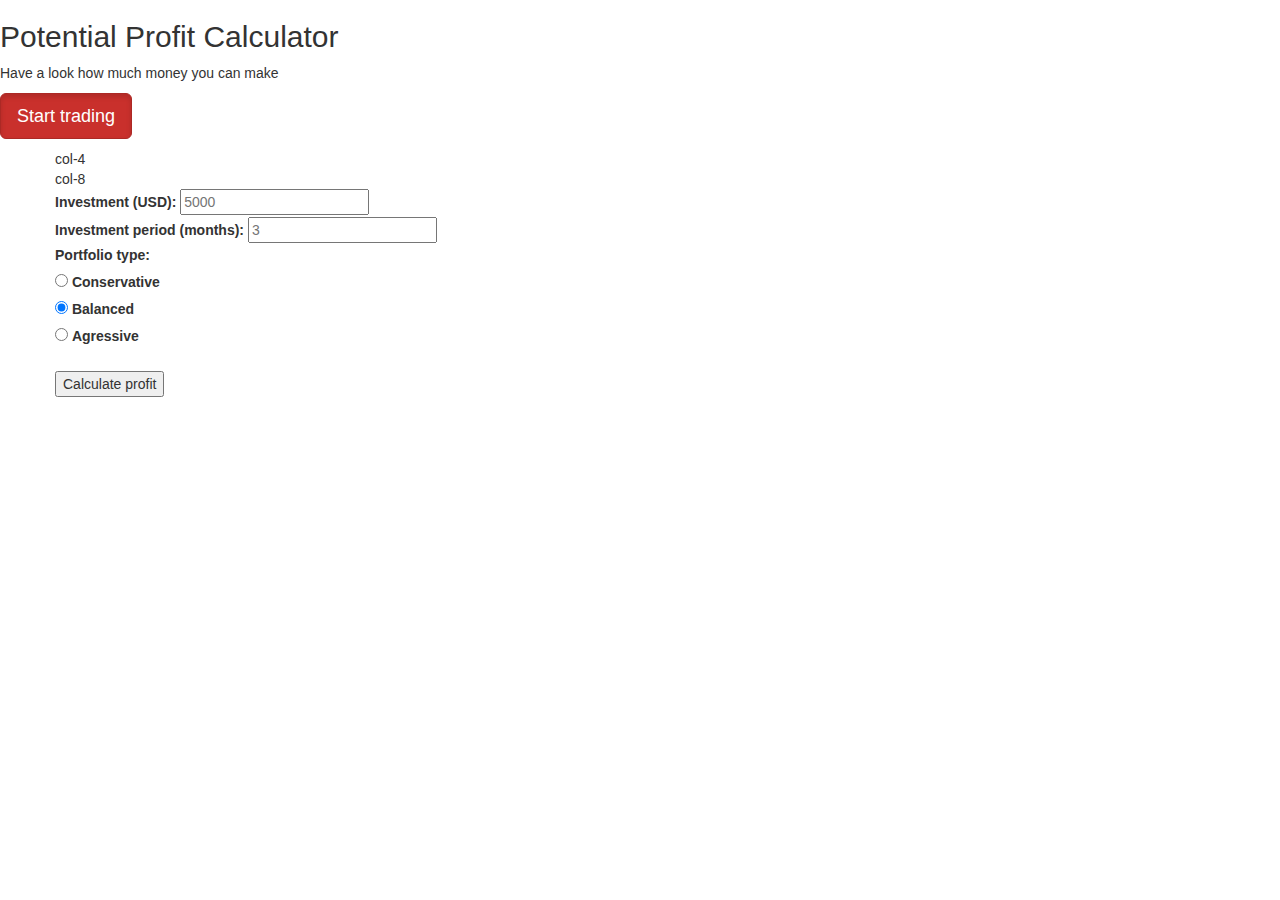
<file: index.html>
<!DOCTYPE html>
<html>
<head>

	<meta http-equiv="X-UA-Compatible" content="IE=edge">
	<meta name="viewport" content="width=device-width, initial-scale=1">

	<meta property="og:title" content="Potential Profit Calculator" />
  	<meta property="og:type" content="article" />
	<meta property="og:url" content="http://lp.digitalmagicteam.com/le-wagon/tests/ubet/" />
	<meta property="og:image" content="images/pexels-photo-159888_1.jpeg" />
	<meta property="og:description" content="Profit Calculator" />

	<title>Potential Profit Calculator</title>

	<link rel="stylesheet" type="text/css" href="style.css">
	<link rel="stylesheet" href="https://maxcdn.bootstrapcdn.com/bootstrap/3.2.0/css/bootstrap.min.css">
	<link href="https://fonts.googleapis.com/css?family=Open+Sans:400,700,700i" rel="stylesheet">
	<link rel="stylesheet" href="https://use.fontawesome.com/releases/v5.5.0/css/all.css">

</head>


<body>

<div class="banner-how">
	<h2 class="header2">Potential Profit Calculator</h2>
	<p class="subheader">Have a look how much money you can make</p>
	<p><a href="#form" class="btn btn-danger btn-lg active" role="button" aria-pressed="true">Start trading</a>
</div>


<div class="container">

<div class="row">
  <div class="col-4">col-4</div>
  <div class="col-8">col-8</div>
  
</div>



<div class="row">

<label for="investment">Investment (USD):</label>
<input type="number" id="investment" name="investment" required placeholder="5000" step="1000"><br>



<label for="period">Investment period (months):</label>
<input type="number" id="period" name="period" required placeholder="3" step="1"><br>



<label for="portfolio">Portfolio type:</label>

<div>
  <input type="radio" id="conservative" name="portfolio" value="conservative">
  <label for="conservative">Conservative</label>
</div>

<div>
  <input type="radio" id="balanced" name="portfolio" value="balanced" checked="yes">
  <label for="balanced">Balanced</label>
</div>

<div>
  <input type="radio" id="agressive" name="portfolio" value="agressive">
  <label for="agressive">Agressive</label><br><br>
</div>

<button onclick="calcMath()" class="favorite styled" type="button">Calculate profit</button>

</div>

<div id="result"></div>

</div>








<script type="text/javascript" src="script.js"></script>

</body>
</html>
</file>
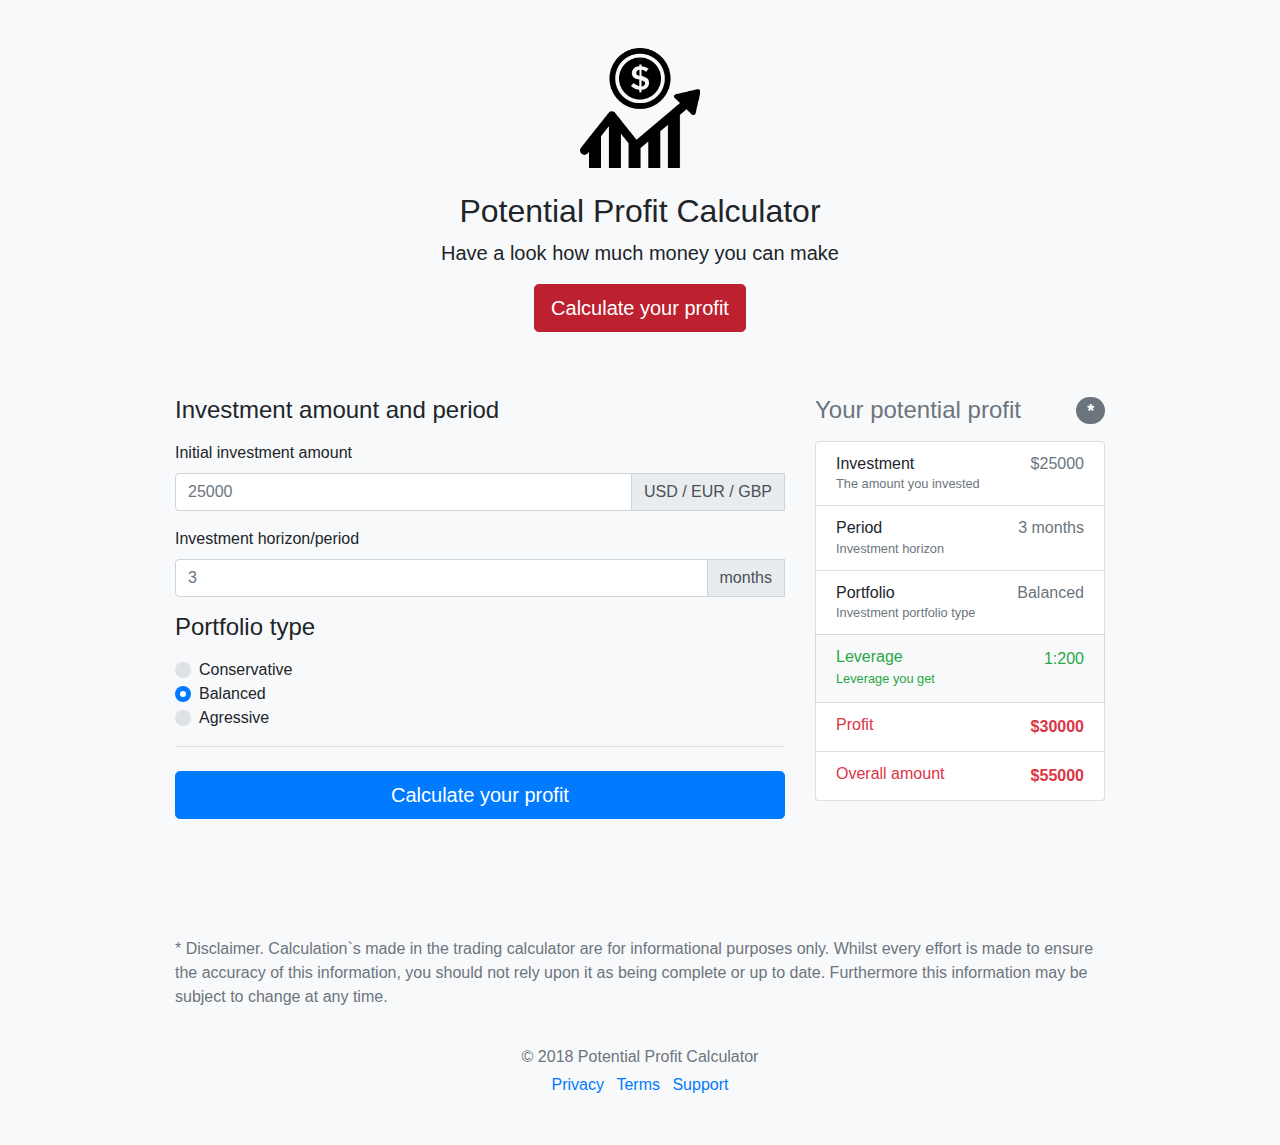
<file: index2.html>
<!doctype html>
<html lang="en">
  <head>
    <meta charset="utf-8">
    <meta name="viewport" content="width=device-width, initial-scale=1, shrink-to-fit=no">
    <meta name="description" content="">
    <meta name="author" content="">
    <link rel="icon" href="images/money_calc_icon.jpg">

    <meta property="og:title" content="Potential Profit Calculator" />
    <meta property="og:type" content="article" />
    <meta property="og:url" content="http://lp.digitalmagicteam.com/profit-calculator/" />
    <meta property="og:image" content="images/pexels-photo-159888_1.jpeg" />
    <meta property="og:description" content="Have a look how much money you can make" />

    <title>Potential Profit Calculator</title>

    <!-- Bootstrap core CSS -->
    <link rel="stylesheet" href="https://stackpath.bootstrapcdn.com/bootstrap/4.1.3/css/bootstrap.min.css">
    <!-- Custom styles for this template -->
    <link href="form-validation.css" rel="stylesheet">

    <link rel="stylesheet" type="text/css" href="style.css">
  </head>

  <body class="bg-light">

    <div class="container">
      <div class="py-5 text-center">
        <img class="d-block mx-auto mb-4" src="images/growth.png" alt="" width="120" height="120">
        <h2>Potential Profit Calculator</h2>
        <p class="lead">Have a look how much money you can make</p>
        <p><a href="#start-form" class="btn btn-danger btn-lg active" role="button" aria-pressed="true">Calculate your profit</a>
      </div>

      <div class="row">
        <div class="col-md-4 order-md-2 mb-4">
          <h4 class="d-flex justify-content-between align-items-center mb-3">
            <span class="text-muted" id="potential-result">Your potential profit</span>
            <span class="badge badge-secondary badge-pill">*</span>
          </h4>
          <ul class="list-group mb-3">
            <li class="list-group-item d-flex justify-content-between lh-condensed">
              <div>
                <h6 class="my-0">Investment</h6>
                <small class="text-muted">The amount you invested</small>
              </div>
              <span class="text-muted" id="resInv">$25000</span>
            </li>
            <li class="list-group-item d-flex justify-content-between lh-condensed">
              <div>
                <h6 class="my-0">Period</h6>
                <small class="text-muted">Investment horizon</small>
              </div>
              <span class="text-muted" id="resPeriod">3 months</span>
            </li>
            <li class="list-group-item d-flex justify-content-between lh-condensed">
              <div>
                <h6 class="my-0">Portfolio</h6>
                <small class="text-muted">Investment portfolio type</small>
              </div>
              <span class="text-muted" id="resPortf">Balanced</span>
            </li>            
            <li class="list-group-item d-flex justify-content-between bg-light">
              <div class="text-success">
                <h6 class="my-0">Leverage</h6>
                <small>Leverage you get</small>
              </div>
              <span class="text-success">1:200</span>
            </li>
            <li class="list-group-item d-flex justify-content-between">
              <div class="text-danger">
                <h6 class="my-0">Profit</h6>
              </div>
                <strong class="text-danger" id="total-profit">$30000</strong>
              </li>
            <li class="list-group-item d-flex justify-content-between">
              <div class="text-danger">
                <h6 class="my-0">Overall amount</h6>
              </div>
              <strong class="text-danger" id="total-revenue">$55000</strong>
            </li>
          </ul>


        </div>
        <div class="col-md-8 order-md-1">
          <h4 class="mb-3" id="start-form">Investment amount and period</h4>
          <form class="needs-validation" novalidate>


            <div class="mb-3">
              <label for="username">Initial investment amount</label>
              <div class="input-group">
                <input type="number" class="form-control" id="investment" placeholder="25000" required>
                <div class="input-group-append">
                  <span class="input-group-text">USD / EUR / GBP</span>
                </div>
                <div class="invalid-feedback" style="width: 100%;">
                  This field is required.
                </div>
              </div>
            </div>

            <div class="mb-3">
              <label for="username">Investment horizon/period</label>
              <div class="input-group">
                <input type="number" class="form-control" id="period" placeholder="3" required>
                <div class="input-group-append">
                  <span class="input-group-text">months</span>
                </div>
                <div class="invalid-feedback" style="width: 100%;">
                  This field is required.
                </div>
              </div>
            </div>

 
            <h4 class="mb-3">Portfolio type</h4>





            <div class="d-block my-3">
              <div class="custom-control custom-radio">
                <input id="credit" name="paymentMethod" type="radio" class="custom-control-input" required>
                <label class="custom-control-label" for="credit">Conservative</label>
              </div>
              <div class="custom-control custom-radio">
                <input id="debit" name="paymentMethod" type="radio" class="custom-control-input" checked required>
                <label class="custom-control-label" for="debit">Balanced</label>
              </div>
              <div class="custom-control custom-radio">
                <input id="paypal" name="paymentMethod" type="radio" class="custom-control-input" required>
                <label class="custom-control-label" for="paypal">Agressive</label>
              </div>
            </div>



            <hr class="mb-4">
            <button class="btn btn-primary btn-lg btn-block" onclick="calcMath()" type="button" id="click-btn">Calculate your profit</button>
          </form>
        </div>
      </div>




      <footer class="my-5 pt-5 text-muted text-center text-small">
        <p class="mb-1" id="disclaimer">* Disclaimer. Calculation`s made in the trading calculator are for informational purposes only. Whilst every effort is made to ensure the accuracy of this information, you should not rely upon it as being complete or up to date. Furthermore this information may be subject to change at any time.</p>
        <p class="mb-1">&copy; 2018 Potential Profit Calculator</p>
          <ul class="list-inline">
          <li class="list-inline-item"><a href="#">Privacy</a></li>
          <li class="list-inline-item"><a href="#">Terms</a></li>
          <li class="list-inline-item"><a href="#">Support</a></li>
        </ul>
      </footer>
    </div>

    <!-- Bootstrap core JavaScript
    ================================================== -->
    <!-- Placed at the end of the document so the pages load faster -->
    <script src="https://code.jquery.com/jquery-3.3.1.slim.min.js" integrity="sha384-q8i/X+965DzO0rT7abK41JStQIAqVgRVzpbzo5smXKp4YfRvH+8abtTE1Pi6jizo" crossorigin="anonymous"></script>
    <script>window.jQuery || document.write('<script src="../../assets/js/vendor/jquery-slim.min.js"><\/script>')</script>
    <script src="https://code.jquery.com/jquery-3.3.1.slim.min.js"></script>
    <script src="https://cdnjs.cloudflare.com/ajax/libs/popper.js/1.14.3/umd/popper.min.js"></script>
    <script src="https://stackpath.bootstrapcdn.com/bootstrap/4.1.3/js/bootstrap.min.js"></script>
    
    <script type="text/javascript" src="script.js"></script>

    <script>
      // Example starter JavaScript for disabling form submissions if there are invalid fields
      (function() {
        'use strict';

        window.addEventListener('load', function() {
          // Fetch all the forms we want to apply custom Bootstrap validation styles to
          var forms = document.getElementsByClassName('needs-validation');

          // Loop over them and prevent submission
          var validation = Array.prototype.filter.call(forms, function(form) {
            form.addEventListener('submit', function(event) {
              if (form.checkValidity() === false) {
                event.preventDefault();
                event.stopPropagation();
              }
              form.classList.add('was-validated');
            }, false);
          });
        }, false);
      })();
    </script>
  </body>
</html>
</file>
<file: style.css>
#disclaimer {
	text-align: left !important;
	padding-bottom: 2em;
}
</file>
<file: form-validation.css>
.container {
  max-width: 960px;
}

.lh-condensed { line-height: 1.25; }
</file>
